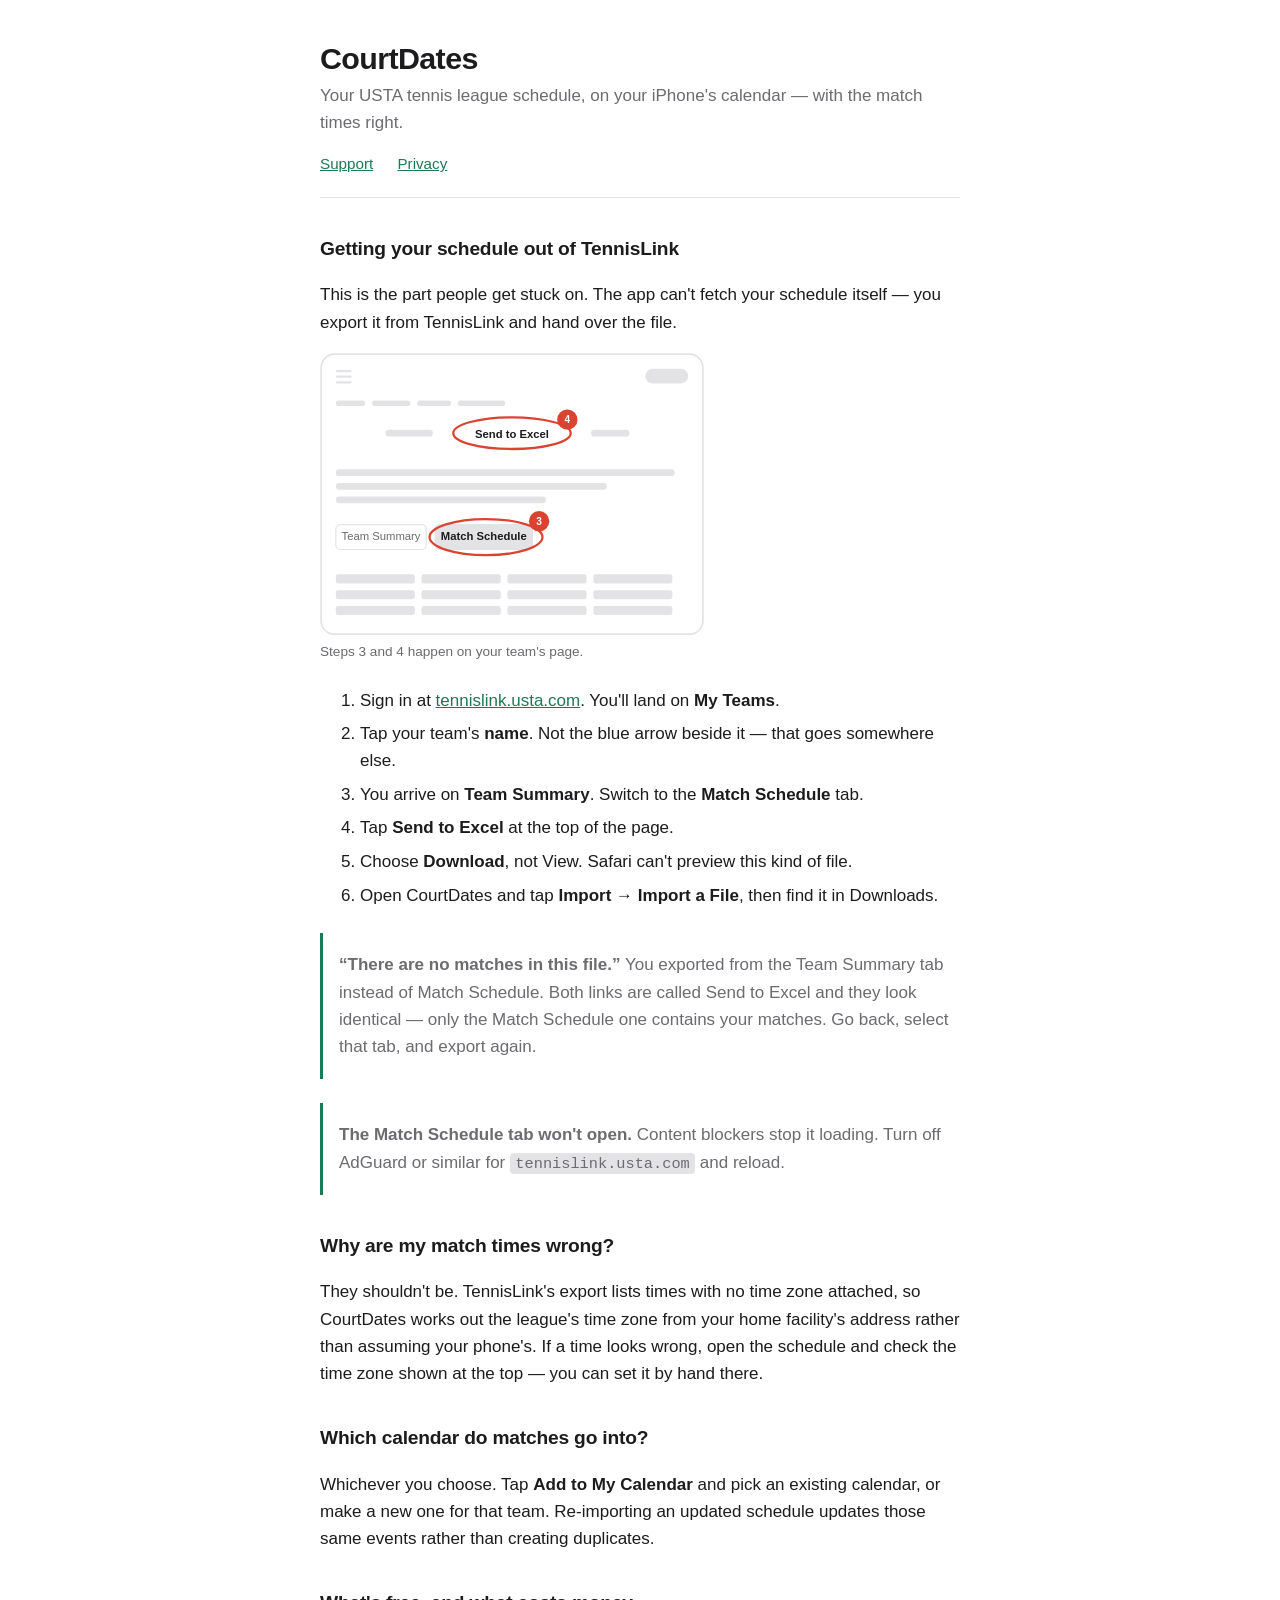
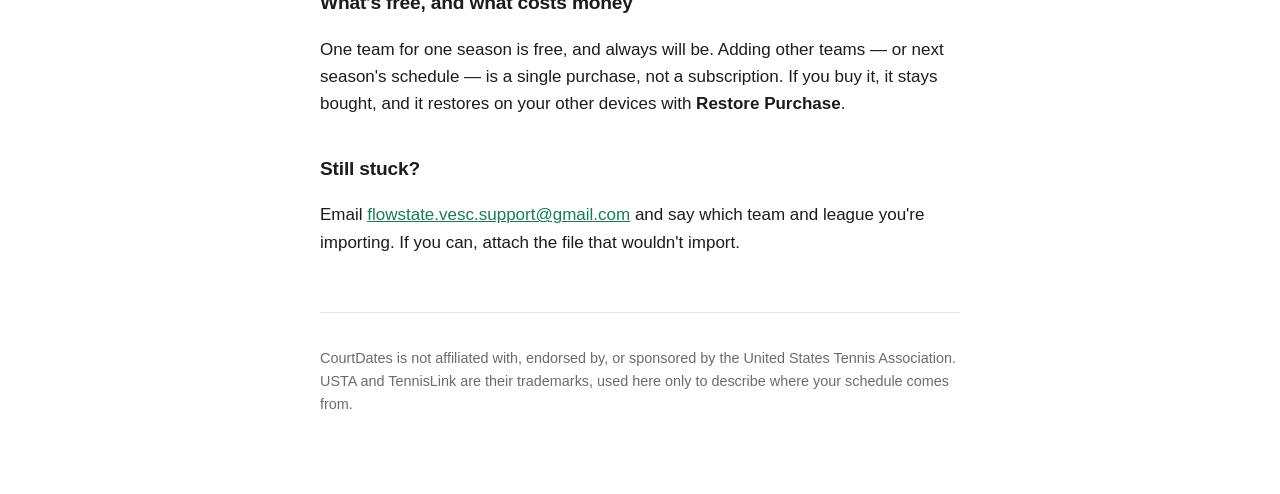
<file: index.html>
<!doctype html>
<html lang="en">
<head>
<meta charset="utf-8">
<meta name="viewport" content="width=device-width, initial-scale=1">
<title>CourtDates — Support</title>
<link rel="stylesheet" href="style.css">
</head>
<body>
<main>
  <header>
    <h1>CourtDates</h1>
    <p class="tagline">Your USTA tennis league schedule, on your iPhone's calendar — with the match times right.</p>
    <nav>
      <a href="index.html">Support</a>
      <a href="privacy.html">Privacy</a>
    </nav>
  </header>

  <h2>Getting your schedule out of TennisLink</h2>
  <p>This is the part people get stuck on. The app can't fetch your schedule
  itself — you export it from TennisLink and hand over the file.</p>

  <svg class="diagram" viewBox="0 0 340 250" role="img"
       aria-label="Diagram of the team page: select the Match Schedule tab first, then Send to Excel at the top.">
    <rect class="frame" x="1" y="1" width="338" height="248" rx="12"/>

    <!-- nav bar -->
    <rect class="ph" x="14" y="15" width="14" height="2" rx="1"/>
    <rect class="ph" x="14" y="20" width="14" height="2" rx="1"/>
    <rect class="ph" x="14" y="25" width="14" height="2" rx="1"/>
    <rect class="ph" x="288" y="14" width="38" height="13" rx="6.5"/>

    <!-- breadcrumb -->
    <rect class="ph" x="14" y="42" width="26" height="5" rx="2.5"/>
    <rect class="ph" x="46" y="42" width="34" height="5" rx="2.5"/>
    <rect class="ph" x="86" y="42" width="30" height="5" rx="2.5"/>
    <rect class="ph" x="122" y="42" width="42" height="5" rx="2.5"/>

    <!-- action row: Send to Excel -->
    <rect class="ph" x="58" y="68" width="42" height="6" rx="3"/>
    <text class="label" x="170" y="75" text-anchor="middle">Send to Excel</text>
    <rect class="ph" x="240" y="68" width="34" height="6" rx="3"/>
    <ellipse class="mark" cx="170" cy="71" rx="52" ry="14"/>
    <circle class="badge" cx="219" cy="59" r="9"/>
    <text class="badge-text" x="219" y="62" text-anchor="middle">4</text>

    <!-- team details placeholder -->
    <rect class="ph" x="14" y="103" width="300" height="6" rx="3"/>
    <rect class="ph" x="14" y="115" width="240" height="6" rx="3"/>
    <rect class="ph" x="14" y="127" width="186" height="6" rx="3"/>

    <!-- tab row: Match Schedule -->
    <rect class="tab" x="14" y="152" width="80" height="22" rx="4"/>
    <text class="label-off" x="54" y="166" text-anchor="middle">Team Summary</text>
    <rect class="tab-on" x="102" y="152" width="86" height="22" rx="4"/>
    <text class="label" x="145" y="166" text-anchor="middle">Match Schedule</text>
    <ellipse class="mark" cx="147" cy="163" rx="50" ry="16"/>
    <circle class="badge" cx="194" cy="149" r="9"/>
    <text class="badge-text" x="194" y="152" text-anchor="middle">3</text>

    <!-- match table placeholder -->
    <g class="ph">
      <rect x="14" y="196" width="70" height="8" rx="2"/>
      <rect x="90" y="196" width="70" height="8" rx="2"/>
      <rect x="166" y="196" width="70" height="8" rx="2"/>
      <rect x="242" y="196" width="70" height="8" rx="2"/>
      <rect x="14" y="210" width="70" height="8" rx="2"/>
      <rect x="90" y="210" width="70" height="8" rx="2"/>
      <rect x="166" y="210" width="70" height="8" rx="2"/>
      <rect x="242" y="210" width="70" height="8" rx="2"/>
      <rect x="14" y="224" width="70" height="8" rx="2"/>
      <rect x="90" y="224" width="70" height="8" rx="2"/>
      <rect x="166" y="224" width="70" height="8" rx="2"/>
      <rect x="242" y="224" width="70" height="8" rx="2"/>
    </g>
  </svg>
  <p class="diagram-caption">Steps 3 and 4 happen on your team's page.</p>

  <ol>
    <li>Sign in at <a href="https://tennislink.usta.com">tennislink.usta.com</a>. You'll land on <strong>My Teams</strong>.</li>
    <li>Tap your team's <strong>name</strong>. Not the blue arrow beside it — that goes somewhere else.</li>
    <li>You arrive on <strong>Team Summary</strong>. Switch to the <strong>Match Schedule</strong> tab.</li>
    <li>Tap <strong>Send to Excel</strong> at the top of the page.</li>
    <li>Choose <strong>Download</strong>, not View. Safari can't preview this kind of file.</li>
    <li>Open CourtDates and tap <strong>Import → Import a File</strong>, then find it in Downloads.</li>
  </ol>

  <div class="note">
    <p><strong>“There are no matches in this file.”</strong> You exported from the
    Team Summary tab instead of Match Schedule. Both links are called Send to
    Excel and they look identical — only the Match Schedule one contains your
    matches. Go back, select that tab, and export again.</p>
  </div>

  <div class="note">
    <p><strong>The Match Schedule tab won't open.</strong> Content blockers stop it
    loading. Turn off AdGuard or similar for <code>tennislink.usta.com</code> and reload.</p>
  </div>

  <h2>Why are my match times wrong?</h2>
  <p>They shouldn't be. TennisLink's export lists times with no time zone
  attached, so CourtDates works out the league's time zone from your home
  facility's address rather than assuming your phone's. If a time looks wrong,
  open the schedule and check the time zone shown at the top — you can set it
  by hand there.</p>

  <h2>Which calendar do matches go into?</h2>
  <p>Whichever you choose. Tap <strong>Add to My Calendar</strong> and pick an
  existing calendar, or make a new one for that team. Re-importing an updated
  schedule updates those same events rather than creating duplicates.</p>

  <h2>What's free, and what costs money</h2>
  <p>One team for one season is free, and always will be. Adding other teams —
  or next season's schedule — is a single purchase, not a subscription. If you
  buy it, it stays bought, and it restores on your other devices with
  <strong>Restore Purchase</strong>.</p>

  <h2>Still stuck?</h2>
  <p>Email <a href="mailto:flowstate.vesc.support@gmail.com">flowstate.vesc.support@gmail.com</a>
  and say which team and league you're importing. If you can, attach the file
  that wouldn't import.</p>

  <footer>
    <p>CourtDates is not affiliated with, endorsed by, or sponsored by the
    United States Tennis Association. USTA and TennisLink are their trademarks,
    used here only to describe where your schedule comes from.</p>
  </footer>
</main>
</body>
</html>
</file>
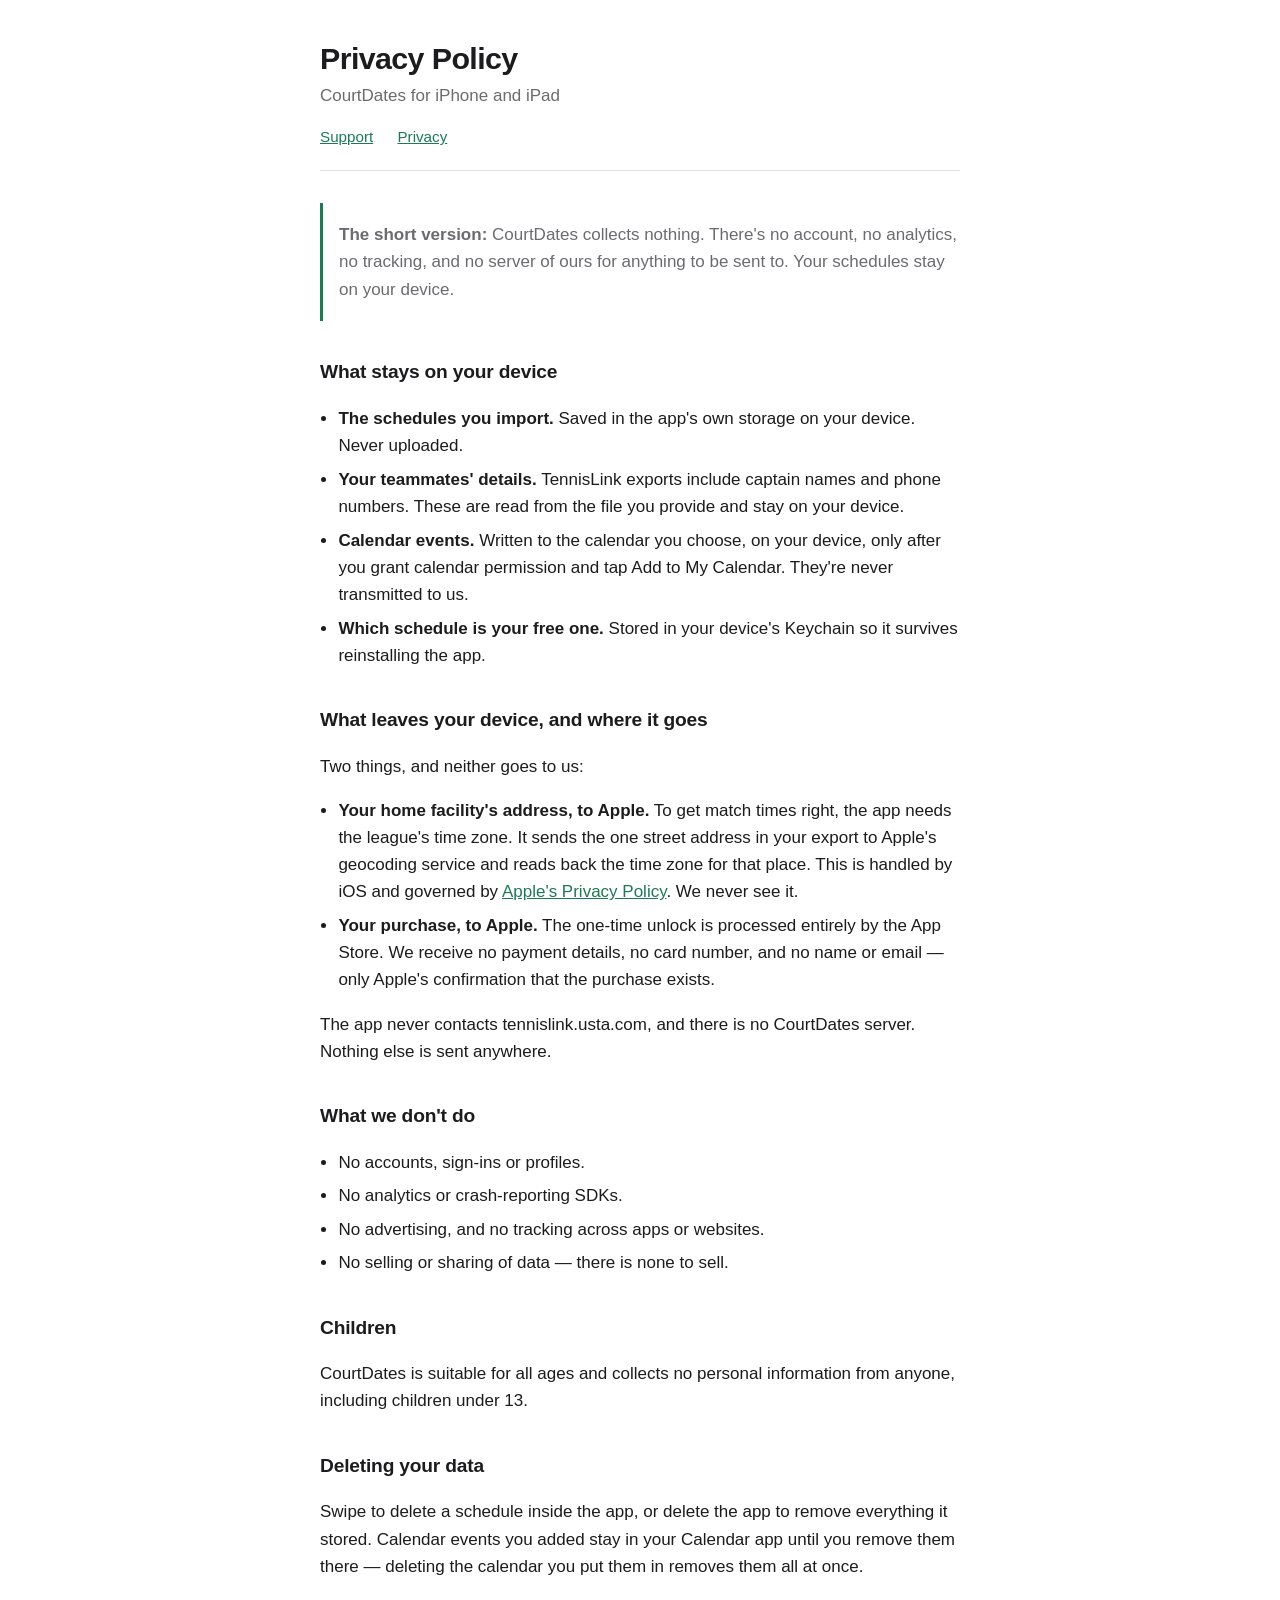
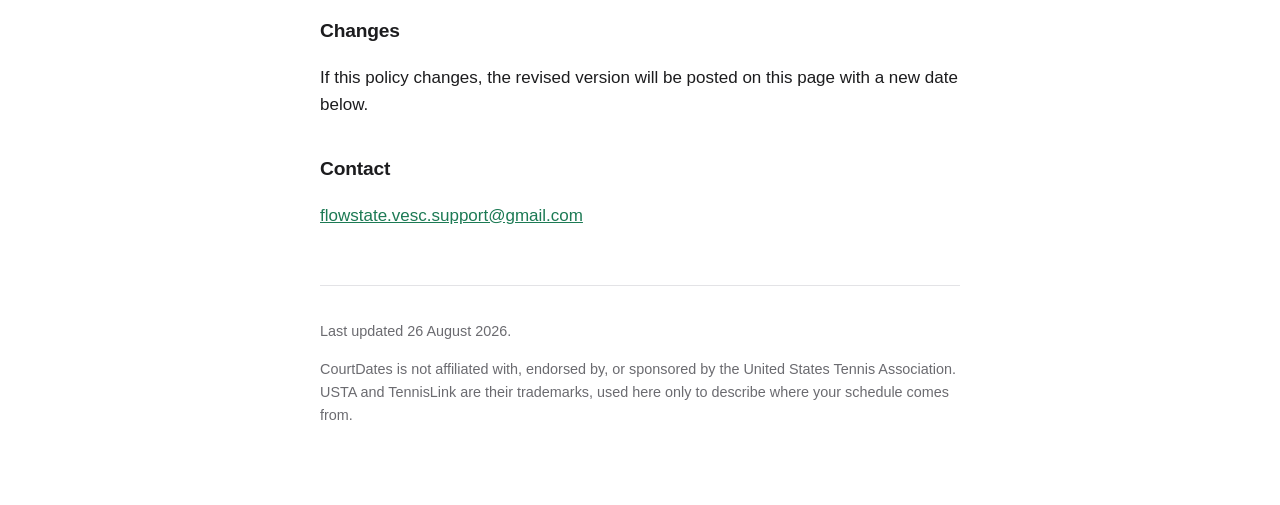
<file: privacy.html>
<!doctype html>
<html lang="en">
<head>
<meta charset="utf-8">
<meta name="viewport" content="width=device-width, initial-scale=1">
<title>CourtDates — Privacy Policy</title>
<link rel="stylesheet" href="style.css">
</head>
<body>
<main>
  <header>
    <h1>Privacy Policy</h1>
    <p class="tagline">CourtDates for iPhone and iPad</p>
    <nav>
      <a href="index.html">Support</a>
      <a href="privacy.html">Privacy</a>
    </nav>
  </header>

  <div class="note">
    <p><strong>The short version:</strong> CourtDates collects nothing. There's
    no account, no analytics, no tracking, and no server of ours for anything to
    be sent to. Your schedules stay on your device.</p>
  </div>

  <h2>What stays on your device</h2>
  <ul>
    <li><strong>The schedules you import.</strong> Saved in the app's own storage on your device. Never uploaded.</li>
    <li><strong>Your teammates' details.</strong> TennisLink exports include captain names and phone numbers. These are read from the file you provide and stay on your device.</li>
    <li><strong>Calendar events.</strong> Written to the calendar you choose, on your device, only after you grant calendar permission and tap Add to My Calendar. They're never transmitted to us.</li>
    <li><strong>Which schedule is your free one.</strong> Stored in your device's Keychain so it survives reinstalling the app.</li>
  </ul>

  <h2>What leaves your device, and where it goes</h2>
  <p>Two things, and neither goes to us:</p>
  <ul>
    <li><strong>Your home facility's address, to Apple.</strong> To get match times right, the app needs the league's time zone. It sends the one street address in your export to Apple's geocoding service and reads back the time zone for that place. This is handled by iOS and governed by <a href="https://www.apple.com/legal/privacy/">Apple's Privacy Policy</a>. We never see it.</li>
    <li><strong>Your purchase, to Apple.</strong> The one-time unlock is processed entirely by the App Store. We receive no payment details, no card number, and no name or email — only Apple's confirmation that the purchase exists.</li>
  </ul>
  <p>The app never contacts tennislink.usta.com, and there is no CourtDates
  server. Nothing else is sent anywhere.</p>

  <h2>What we don't do</h2>
  <ul>
    <li>No accounts, sign-ins or profiles.</li>
    <li>No analytics or crash-reporting SDKs.</li>
    <li>No advertising, and no tracking across apps or websites.</li>
    <li>No selling or sharing of data — there is none to sell.</li>
  </ul>

  <h2>Children</h2>
  <p>CourtDates is suitable for all ages and collects no personal information
  from anyone, including children under 13.</p>

  <h2>Deleting your data</h2>
  <p>Swipe to delete a schedule inside the app, or delete the app to remove
  everything it stored. Calendar events you added stay in your Calendar app
  until you remove them there — deleting the calendar you put them in removes
  them all at once.</p>

  <h2>Changes</h2>
  <p>If this policy changes, the revised version will be posted on this page
  with a new date below.</p>

  <h2>Contact</h2>
  <p><a href="mailto:flowstate.vesc.support@gmail.com">flowstate.vesc.support@gmail.com</a></p>

  <footer>
    <p>Last updated 26 August 2026.</p>
    <p>CourtDates is not affiliated with, endorsed by, or sponsored by the
    United States Tennis Association. USTA and TennisLink are their trademarks,
    used here only to describe where your schedule comes from.</p>
  </footer>
</main>
</body>
</html>
</file>
<file: style.css>
:root {
  --ink: #1c1c1e;
  --muted: #6b6b70;
  --accent: #1c7a54;
  --rule: #e3e3e6;
  --bg: #ffffff;
}

@media (prefers-color-scheme: dark) {
  :root {
    --ink: #f2f2f7;
    --muted: #a1a1a6;
    --accent: #4ec08c;
    --rule: #3a3a3c;
    --bg: #1c1c1e;
  }
}

* { box-sizing: border-box; }

body {
  margin: 0;
  padding: 2.5rem 1.25rem 4rem;
  background: var(--bg);
  color: var(--ink);
  font: 17px/1.6 -apple-system, BlinkMacSystemFont, "Segoe UI", Roboto, sans-serif;
  -webkit-text-size-adjust: 100%;
}

main { max-width: 40rem; margin: 0 auto; }

header { border-bottom: 1px solid var(--rule); padding-bottom: 1.25rem; margin-bottom: 2rem; }

h1 { font-size: 1.9rem; line-height: 1.2; margin: 0 0 .35rem; letter-spacing: -0.02em; }
h2 { font-size: 1.2rem; margin: 2.25rem 0 .6rem; letter-spacing: -0.01em; }

.tagline { color: var(--muted); margin: 0; }

a { color: var(--accent); }

nav { margin-top: 1rem; font-size: .95rem; }
nav a { margin-right: 1.25rem; }

ul { padding-left: 1.15rem; }
li { margin-bottom: .4rem; }

.note {
  border-left: 3px solid var(--accent);
  padding: .1rem 0 .1rem 1rem;
  margin: 1.5rem 0;
  color: var(--muted);
}

footer {
  margin-top: 3.5rem;
  padding-top: 1.25rem;
  border-top: 1px solid var(--rule);
  color: var(--muted);
  font-size: .9rem;
}

/* The team-page diagram — the same wireframe the app shows in its export
   guide. Drawn rather than screenshotted: no logo, colours or page design of
   anyone else's is reproduced, and only the two link labels are real. */
.diagram {
  display: block;
  width: 100%;
  max-width: 24rem;
  height: auto;
  margin: 1rem 0 .35rem;
}
.diagram .frame { fill: none; stroke: var(--rule); stroke-width: 1.5; }
.diagram .ph { fill: var(--rule); }
.diagram .tab { fill: none; stroke: var(--rule); }
.diagram .tab-on { fill: var(--rule); stroke: var(--rule); }
.diagram text { font-family: -apple-system, BlinkMacSystemFont, "Segoe UI", Roboto, sans-serif; }
.diagram .label { fill: var(--ink); font-size: 10px; font-weight: 600; }
.diagram .label-off { fill: var(--muted); font-size: 10px; }
.diagram .mark { fill: none; stroke: #d9432f; stroke-width: 2; }
.diagram .badge { fill: #d9432f; }
.diagram .badge-text { fill: #fff; font-size: 9px; font-weight: 700; }
.diagram-caption { color: var(--muted); font-size: .85rem; margin: 0 0 1.5rem; }

code {
  font-family: ui-monospace, SFMono-Regular, Menlo, monospace;
  font-size: .9em;
  background: var(--rule);
  padding: .1em .35em;
  border-radius: 4px;
}
</file>
